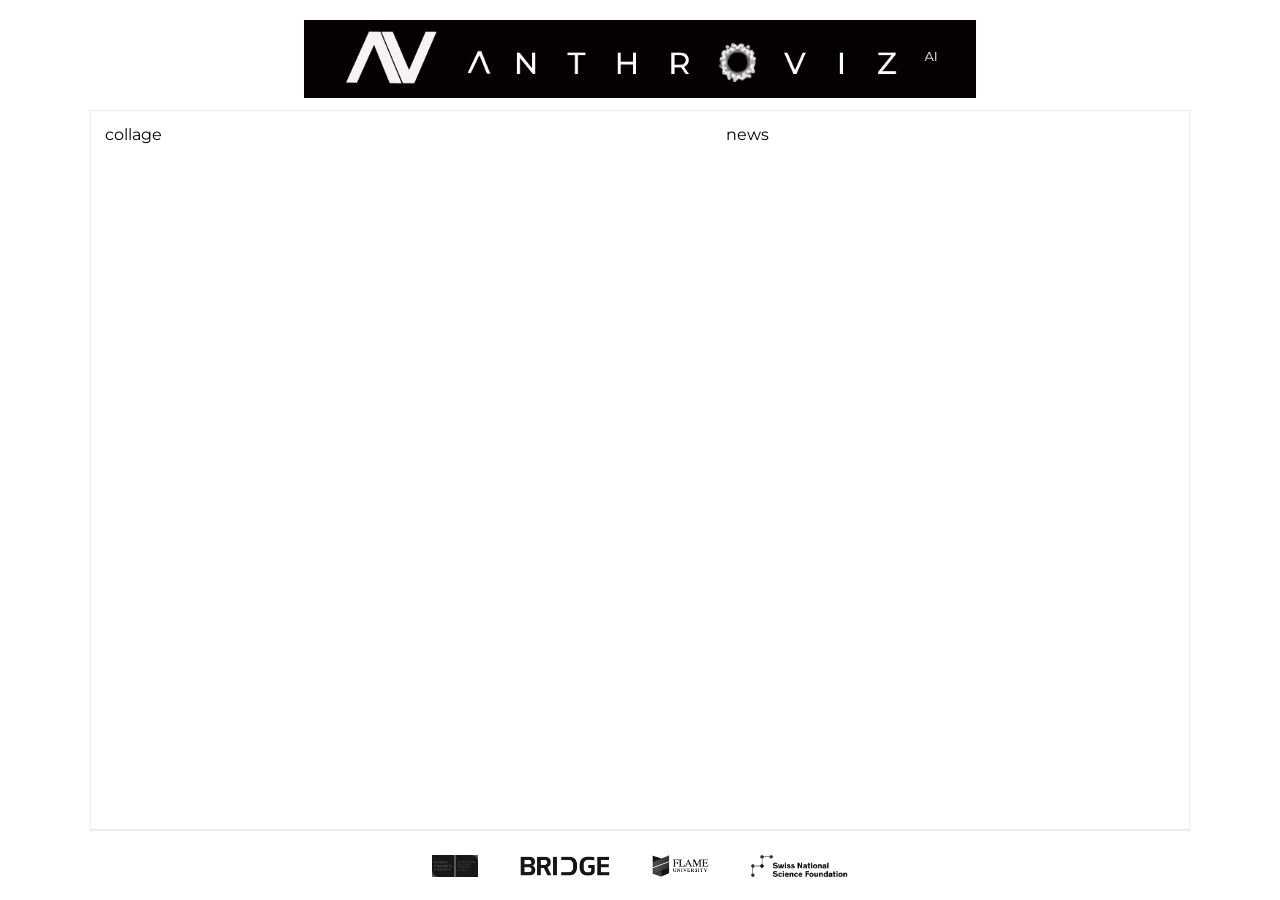
<file: index.html>
<!doctype html><html><head><meta name='viewport' content='width=device-width,initial-scale=1'><link href='https://fonts.googleapis.com/css2?family=Montserrat:wght@300;400;500&display=swap' rel='stylesheet'><style>body{margin:0;font-family:Montserrat;height:100vh;overflow:hidden}.wrap{width:min(86vw,1380px);height:100vh;margin:auto;display:grid;grid-template-rows:110px 1fr 70px}.hero{text-align:center;padding-top:20px}.hero img{height:78px}.frame{border:1px solid #ececec;padding:14px;display:grid;grid-template-columns:1.15fr .85fr;gap:14px;min-height:0}.title{font-size:22px;letter-spacing:-.04em}.summary{font-size:11px;line-height:1.5}.tile,.newsCard{padding:18px}.footer{display:flex;justify-content:center;gap:42px;align-items:center;border-top:1px solid #eee}.footer img{height:22px;filter:grayscale(1) brightness(.35)}@media(max-width:760px){body{overflow:auto;height:auto}.wrap{height:auto;grid-template-rows:auto}.footer{gap:18px;flex-wrap:wrap}}</style></head><body><div class='wrap'><div class='hero'><img src='assets/images/header_banner_bw_half.png'></div><div class='frame'><div>collage</div><div>news</div></div><footer class='footer'><img src='assets/logos/originals/logo_IRPS.png'><img src='assets/logos/bridge.png'><img src='assets/logos/flame.png'><img src='assets/logos/snsf.png'></footer></div></body></html>
</file>
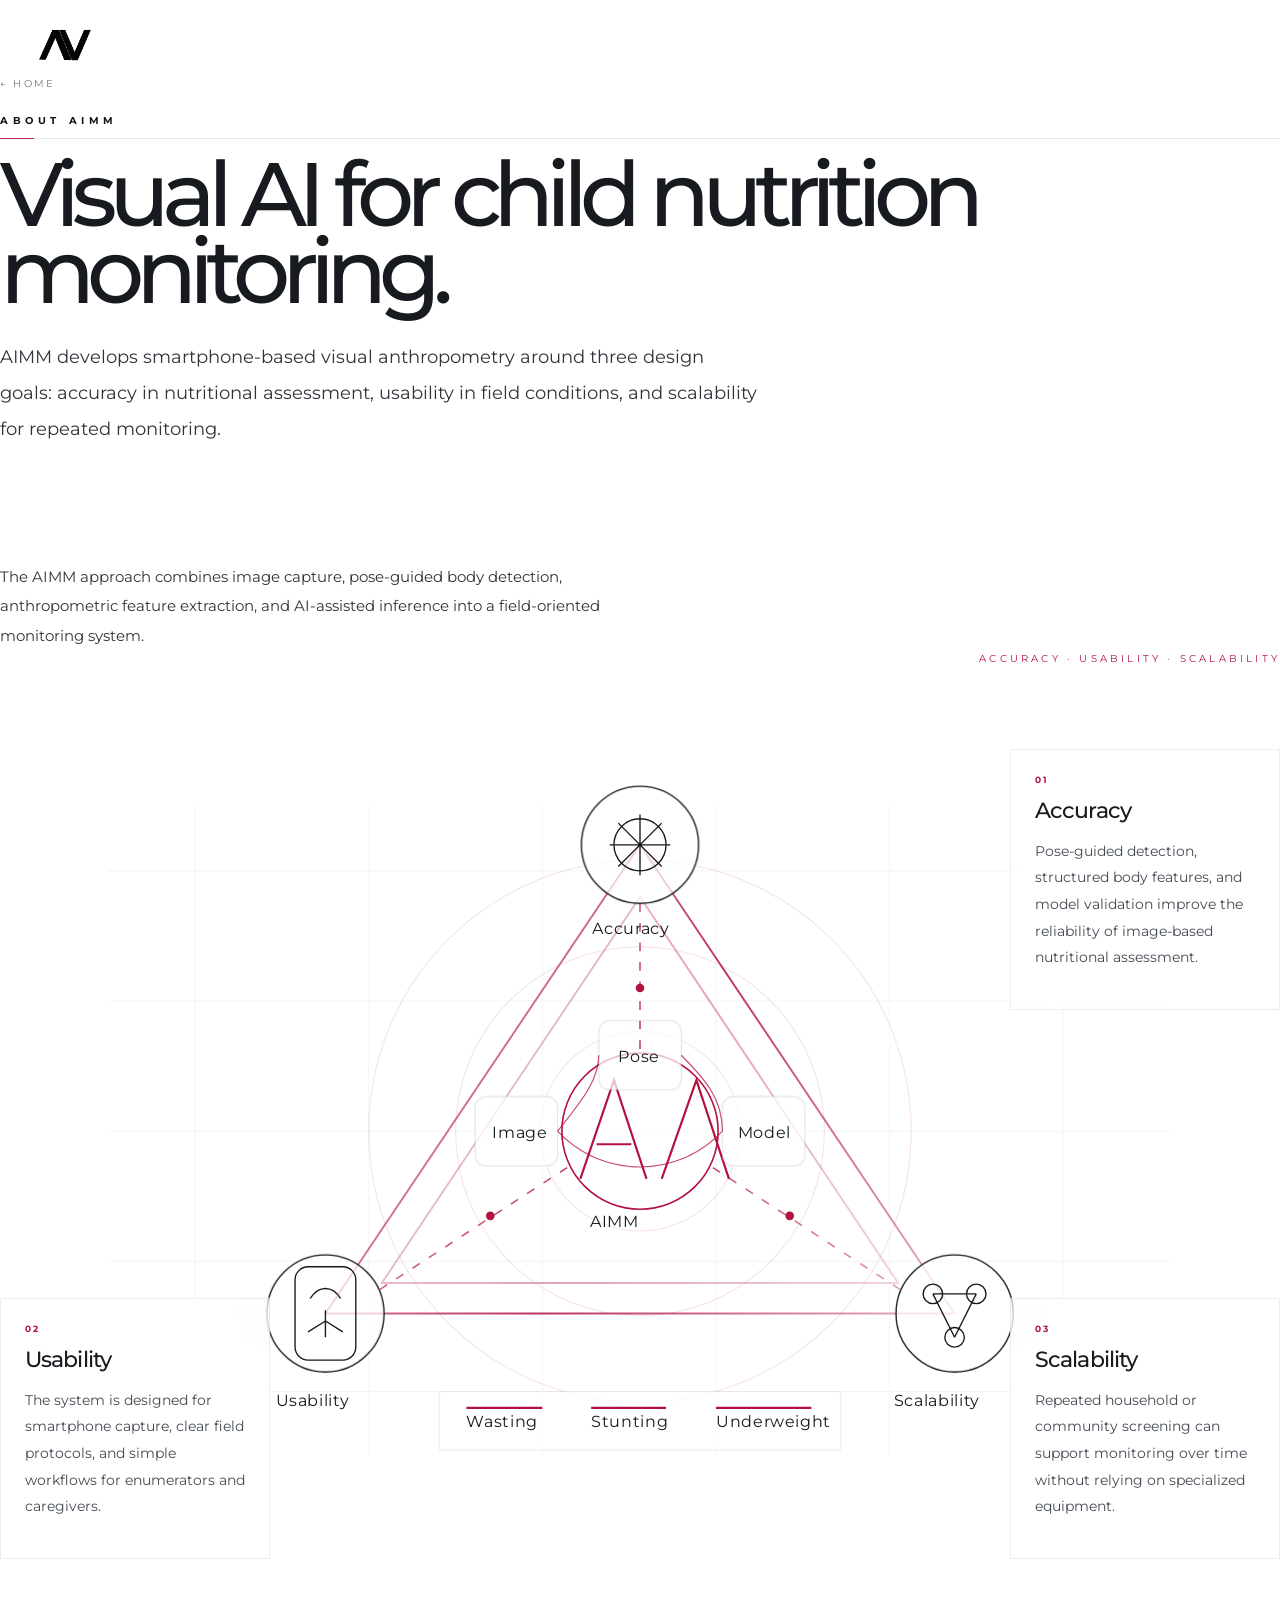
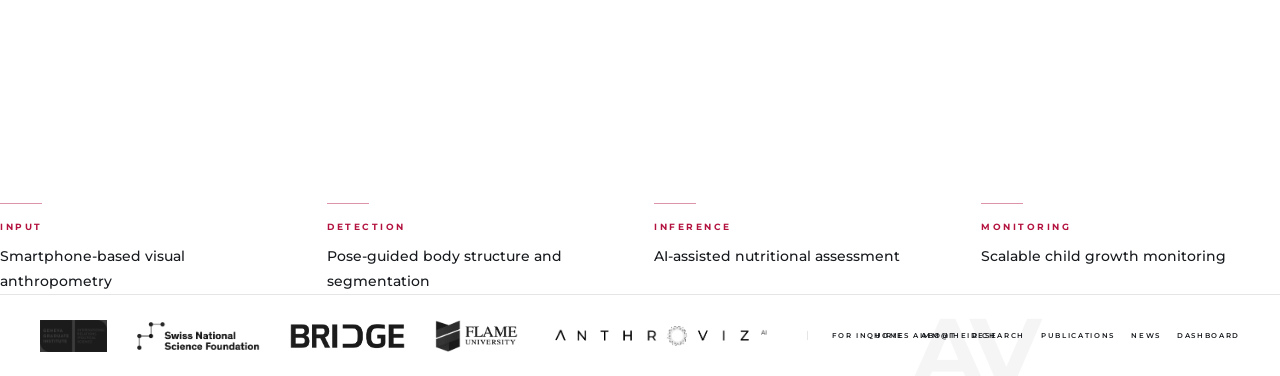
<file: about.html>
<!doctype html>
<html lang="en">
<head>
  <meta charset="utf-8">
  <meta name="viewport" content="width=device-width, initial-scale=1">
  <title>About — AIMM</title>
  <link rel="preconnect" href="https://fonts.googleapis.com">
  <link rel="preconnect" href="https://fonts.gstatic.com" crossorigin>
  <link href="https://fonts.googleapis.com/css2?family=Montserrat:wght@300;400;500;600;700&display=swap" rel="stylesheet">
  <link rel="stylesheet" href="assets/styles.css">
  <link rel="stylesheet" href="assets/about.css">
</head>
<body>
<div class="top-monogram"><a href="index.html"><img src="assets/logos/av-mono_bw@3x.png" alt="AnthroViz monogram"></a></div>
<main class="page about-page">
  <section class="about-hero" aria-labelledby="about-title">
    <a class="back-link" href="index.html">← Home</a>
    <div class="rail-title">About AIMM</div>
    <h1 id="about-title" class="about-page-title">Visual AI for child nutrition monitoring.</h1>
    <p class="about-page-intro">AIMM develops smartphone-based visual anthropometry around three design goals: accuracy in nutritional assessment, usability in field conditions, and scalability for repeated monitoring.</p>
  </section>

  <section class="about-system-section" aria-label="AIMM approach: accuracy, usability, scalability">
    <div class="about-system-copy">
      <p>The AIMM approach combines image capture, pose-guided body detection, anthropometric feature extraction, and AI-assisted inference into a field-oriented monitoring system.</p>
      <span>Accuracy · Usability · Scalability</span>
    </div>

    <div class="approach-system">
      <svg class="approach-svg" viewBox="0 0 1180 760" fill="none" xmlns="http://www.w3.org/2000/svg" role="img" aria-label="AIMM approach centered on accuracy, usability and scalability">
        <defs>
          <linearGradient id="axisMagenta" x1="190" y1="160" x2="990" y2="600" gradientUnits="userSpaceOnUse"><stop stop-color="#B3123F" stop-opacity=".12"/><stop offset=".5" stop-color="#B3123F" stop-opacity=".85"/><stop offset="1" stop-color="#B3123F" stop-opacity=".12"/></linearGradient>
        </defs>
        <g class="refined-grid"><path d="M100 140H1080M100 260H1080M100 380H1080M100 500H1080M100 620H1080M180 80V680M340 80V680M500 80V680M660 80V680M820 80V680M980 80V680"/></g>
        <g class="system-rings"><circle cx="590" cy="380" r="250"/><circle cx="590" cy="380" r="170"/><circle cx="590" cy="380" r="92"/></g>
        <path class="tri-axis" d="M590 116L880 548H300L590 116Z"/>
        <path class="tri-axis secondary" d="M590 164L828 520H352L590 164Z"/>

        <g class="pillar-node accuracy-node" tabindex="0"><circle cx="590" cy="116" r="54"/><circle cx="590" cy="116" r="24"/><path d="M562 116H618M590 88V144M570 96L610 136M610 96L570 136"/><text x="546" y="198">Accuracy</text></g>
        <g class="pillar-node usability-node" tabindex="0"><circle cx="300" cy="548" r="54"/><rect x="272" y="505" width="56" height="86" rx="12"/><path d="M286 534C294 522 306 522 314 534M300 545V570M300 555L284 565M300 555L316 565"/><text x="254" y="633">Usability</text></g>
        <g class="pillar-node scalability-node" tabindex="0"><circle cx="880" cy="548" r="54"/><circle cx="860" cy="530" r="9"/><circle cx="900" cy="530" r="9"/><circle cx="880" cy="570" r="9"/><path d="M860 530L900 530M860 530L880 570M900 530L880 570"/><text x="824" y="633">Scalability</text></g>

        <g class="core-system"><circle cx="590" cy="380" r="72"/><path class="core-monogram" d="M535 424L566 333L596 424M550 392H582M610 424L642 333L672 424"/><text x="544" y="468">AIMM</text></g>

        <g class="micro-pipeline">
          <rect x="438" y="348" width="76" height="64" rx="10"/><text x="454" y="386">Image</text>
          <rect x="552" y="278" width="76" height="64" rx="10"/><text x="570" y="316">Pose</text>
          <rect x="666" y="348" width="76" height="64" rx="10"/><text x="680" y="386">Model</text>
          <path d="M514 380C538 350 552 332 552 310M628 310C650 332 666 350 666 380M514 380C555 424 625 424 666 380"/>
        </g>

        <g class="data-signals"><path d="M590 170C590 245 590 285 590 308"/><path d="M350 526C418 482 477 443 530 409"/><path d="M830 526C762 482 703 443 650 409"/><circle cx="590" cy="248" r="4"/><circle cx="452" cy="458" r="4"/><circle cx="728" cy="458" r="4"/></g>

        <g class="output-strip"><rect x="405" y="620" width="370" height="54" rx="2"/><text x="430" y="653">Wasting</text><text x="545" y="653">Stunting</text><text x="660" y="653">Underweight</text><path d="M430 635H500M545 635H614M660 635H748"/></g>
      </svg>

      <div class="pillar-card accuracy-card"><span>01</span><h2>Accuracy</h2><p>Pose-guided detection, structured body features, and model validation improve the reliability of image-based nutritional assessment.</p></div>
      <div class="pillar-card usability-card"><span>02</span><h2>Usability</h2><p>The system is designed for smartphone capture, clear field protocols, and simple workflows for enumerators and caregivers.</p></div>
      <div class="pillar-card scalability-card"><span>03</span><h2>Scalability</h2><p>Repeated household or community screening can support monitoring over time without relying on specialized equipment.</p></div>
    </div>
  </section>

  <section class="about-principles refined-principles" aria-label="AIMM technical foundations">
    <div class="principle"><span>Input</span><strong>Smartphone-based visual anthropometry</strong></div>
    <div class="principle"><span>Detection</span><strong>Pose-guided body structure and segmentation</strong></div>
    <div class="principle"><span>Inference</span><strong>AI-assisted nutritional assessment</strong></div>
    <div class="principle"><span>Monitoring</span><strong>Scalable child growth monitoring</strong></div>
  </section>
</main>
<footer class="site-footer"><div class="footer-partners"><img src="assets/logos/geneva.png" alt="Geneva Graduate Institute"><img src="assets/logos/snsf.png" alt="Swiss National Science Foundation"><img src="assets/logos/bridge.png" alt="BRIDGE Programme"><img src="assets/logos/flame.png" alt="FLAME University"><img class="footer-av" src="assets/logos/av-banner_bw@3x.png" alt="AnthroViz AI"></div><div class="footer-identity"><div class="footer-note">For inquiries <a href="mailto:aimm@iheid.ch">aimm@iheid.ch</a></div></div><nav class="footer-links"><a href="index.html">Home</a><a href="about.html">About</a><a href="project.html">Research</a><a href="publications.html">Publications</a><a href="updates.html">News</a><a href="dashboard.html">Dashboard</a></nav></footer>
</body>
</html>
</file>
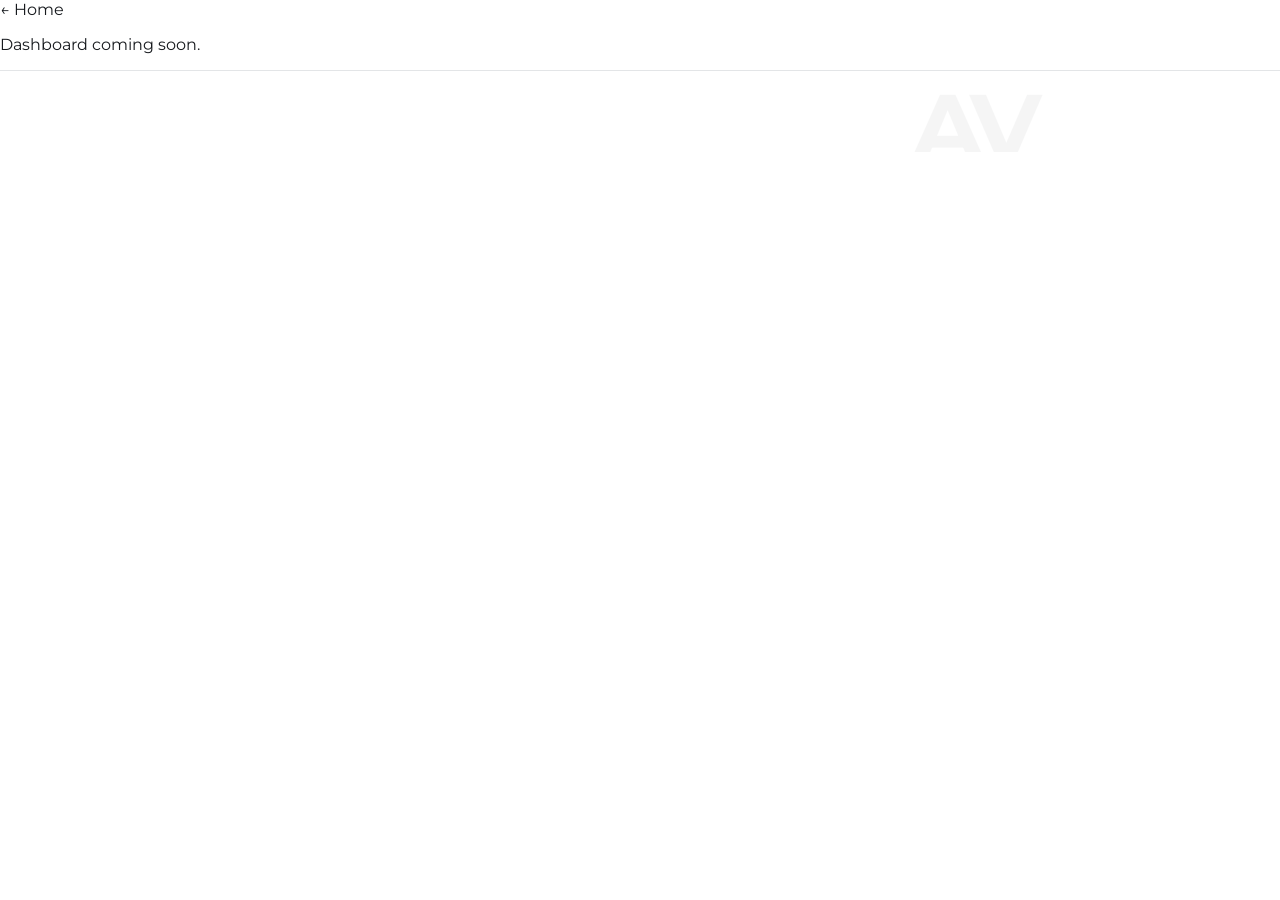
<file: dashboard.html>
<!doctype html><html lang="en"><head><meta charset="utf-8"><meta name="viewport" content="width=device-width, initial-scale=1"><title>AIMM Dashboard</title><link rel="preconnect" href="https://fonts.googleapis.com"><link rel="preconnect" href="https://fonts.gstatic.com" crossorigin><link href="https://fonts.googleapis.com/css2?family=Montserrat:wght@300;400;500;600;700&display=swap" rel="stylesheet"><link rel="stylesheet" href="assets/styles.css"></head><body><main class="page"><a class="back-link" href="index.html">← Home</a><div class="placeholder-note"><p>Dashboard coming soon.</p></div></main><footer class="site-footer"><div class="footer-label"><img src="assets/logos/AV_mono@2x.png" alt="AnthroViz AI"></div><div class="footer-note">For inquiries <a href="mailto:aimm@iheid.ch">aimm@iheid.ch</a></div><div class="footer-links"><a href="index.html">Home</a><a href="about.html">About</a><a href="project.html">Research</a><a href="publications.html">Publications</a><a href="updates.html">News</a><a href="dashboard.html">Dashboard</a></div></footer></body></html>
</file>
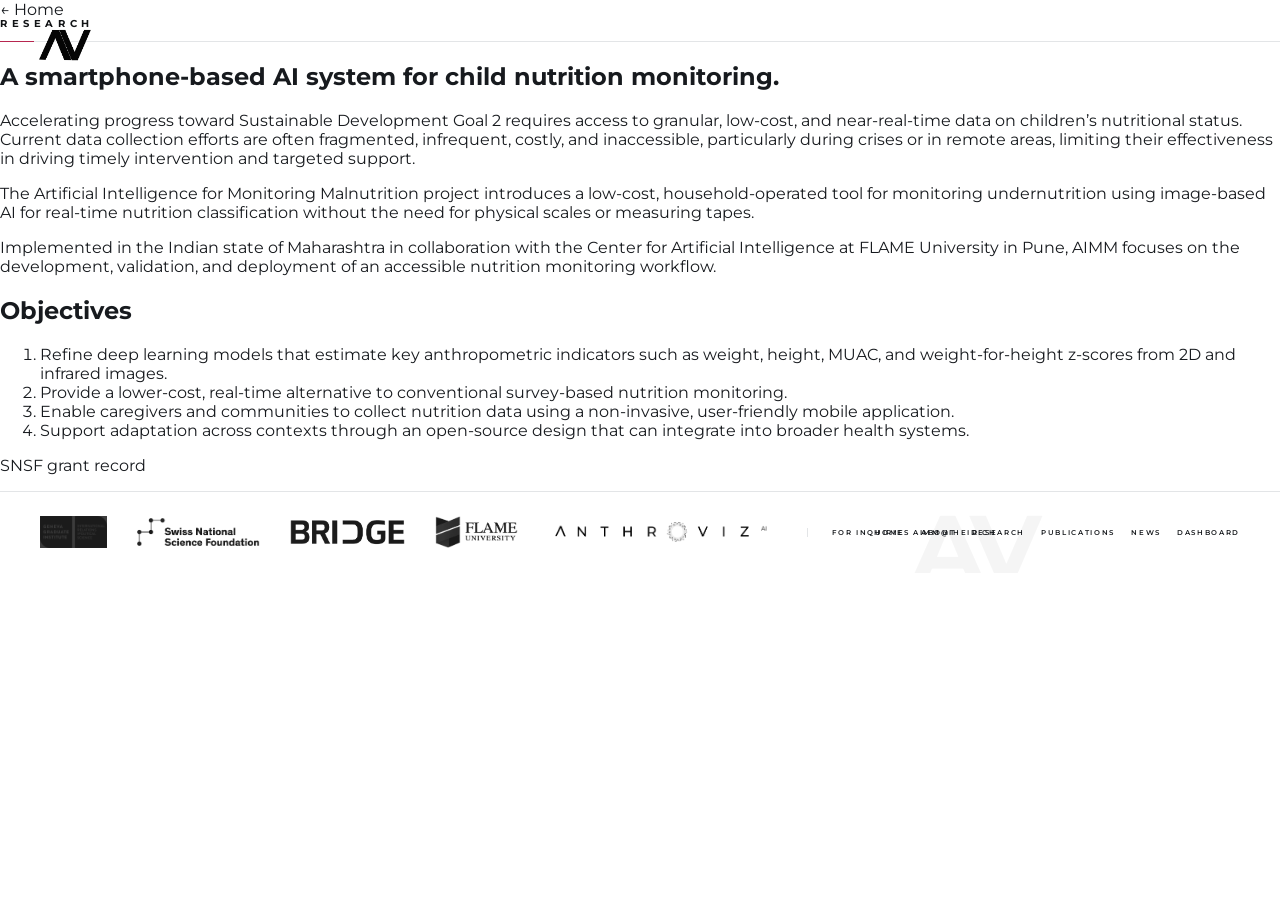
<file: project.html>
<!doctype html><html lang="en"><head><meta charset="utf-8"><meta name="viewport" content="width=device-width, initial-scale=1"><title>AIMM Research</title><link rel="preconnect" href="https://fonts.googleapis.com"><link rel="preconnect" href="https://fonts.gstatic.com" crossorigin><link href="https://fonts.googleapis.com/css2?family=Montserrat:wght@300;400;500;600;700&display=swap" rel="stylesheet"><link rel="stylesheet" href="assets/styles.css"></head><body><div class="top-monogram"><a href="index.html"><img src="assets/logos/av-mono_bw@3x.png" alt="AnthroViz monogram"></a></div><main class="page"><section class="about-hero" aria-labelledby="research-title"><a class="back-link" href="index.html">← Home</a><div class="rail-title">Research</div><h1 id="research-title" class="about-page-title">A smartphone-based AI system for child nutrition monitoring.</h1></section><div class="content-wrap text-block"><p>Accelerating progress toward Sustainable Development Goal 2 requires access to granular, low-cost, and near-real-time data on children’s nutritional status. Current data collection efforts are often fragmented, infrequent, costly, and inaccessible, particularly during crises or in remote areas, limiting their effectiveness in driving timely intervention and targeted support.</p><p>The Artificial Intelligence for Monitoring Malnutrition project introduces a low-cost, household-operated tool for monitoring undernutrition using image-based AI for real-time nutrition classification without the need for physical scales or measuring tapes.</p><p>Implemented in the Indian state of Maharashtra in collaboration with the Center for Artificial Intelligence at FLAME University in Pune, AIMM focuses on the development, validation, and deployment of an accessible nutrition monitoring workflow.</p><h2>Objectives</h2><ol><li>Refine deep learning models that estimate key anthropometric indicators such as weight, height, MUAC, and weight-for-height z-scores from 2D and infrared images.</li><li>Provide a lower-cost, real-time alternative to conventional survey-based nutrition monitoring.</li><li>Enable caregivers and communities to collect nutrition data using a non-invasive, user-friendly mobile application.</li><li>Support adaptation across contexts through an open-source design that can integrate into broader health systems.</li></ol><p><a href="https://data.snf.ch/grants/grant/237083">SNSF grant record</a></p></div></main><footer class="site-footer"><div class="footer-partners"><img src="assets/logos/geneva.png" alt="Geneva Graduate Institute"><img src="assets/logos/snsf.png" alt="Swiss National Science Foundation"><img src="assets/logos/bridge.png" alt="BRIDGE Programme"><img src="assets/logos/flame.png" alt="FLAME University"><img class="footer-av" src="assets/logos/av-banner_bw@3x.png" alt="AnthroViz AI"></div><div class="footer-identity"><div class="footer-note">For inquiries <a href="mailto:aimm@iheid.ch">aimm@iheid.ch</a></div></div><nav class="footer-links"><a href="index.html">Home</a><a href="about.html">About</a><a href="project.html">Research</a><a href="publications.html">Publications</a><a href="updates.html">News</a><a href="dashboard.html">Dashboard</a></nav></footer></body></html>
</file>
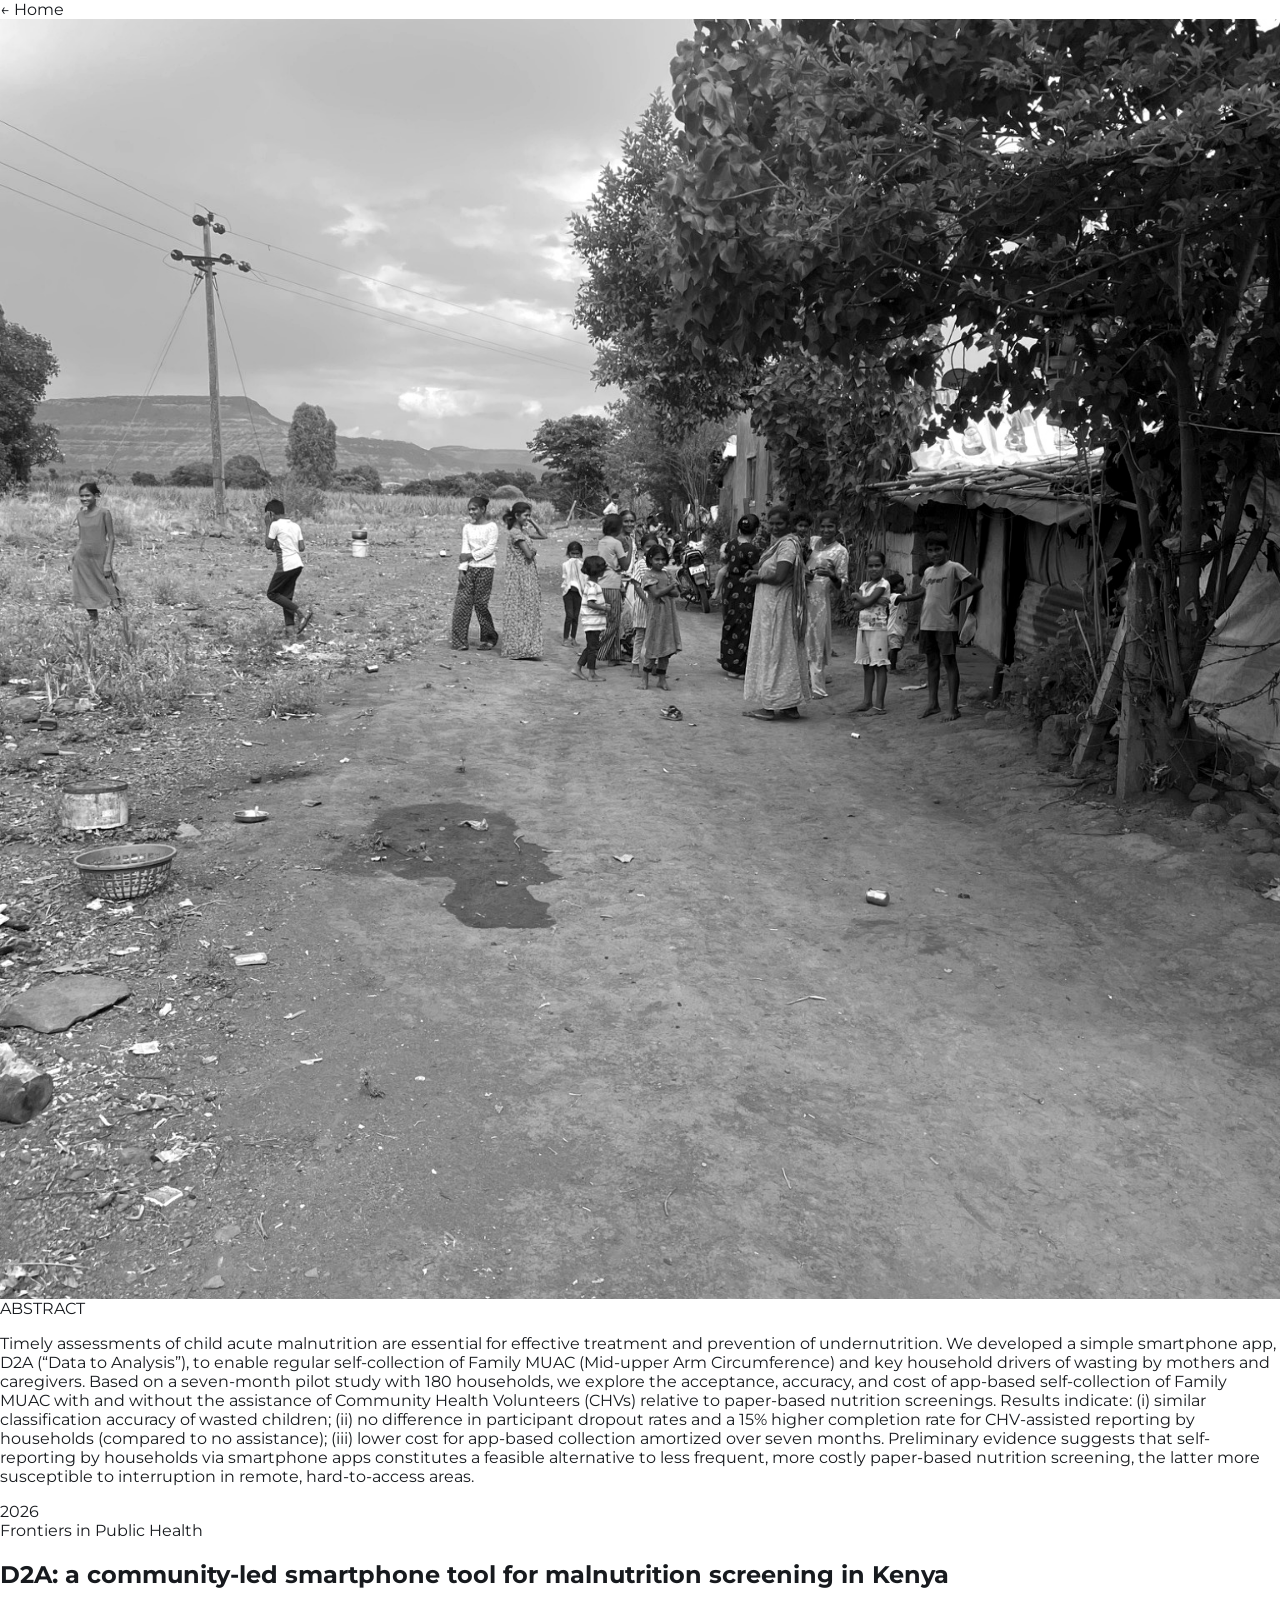
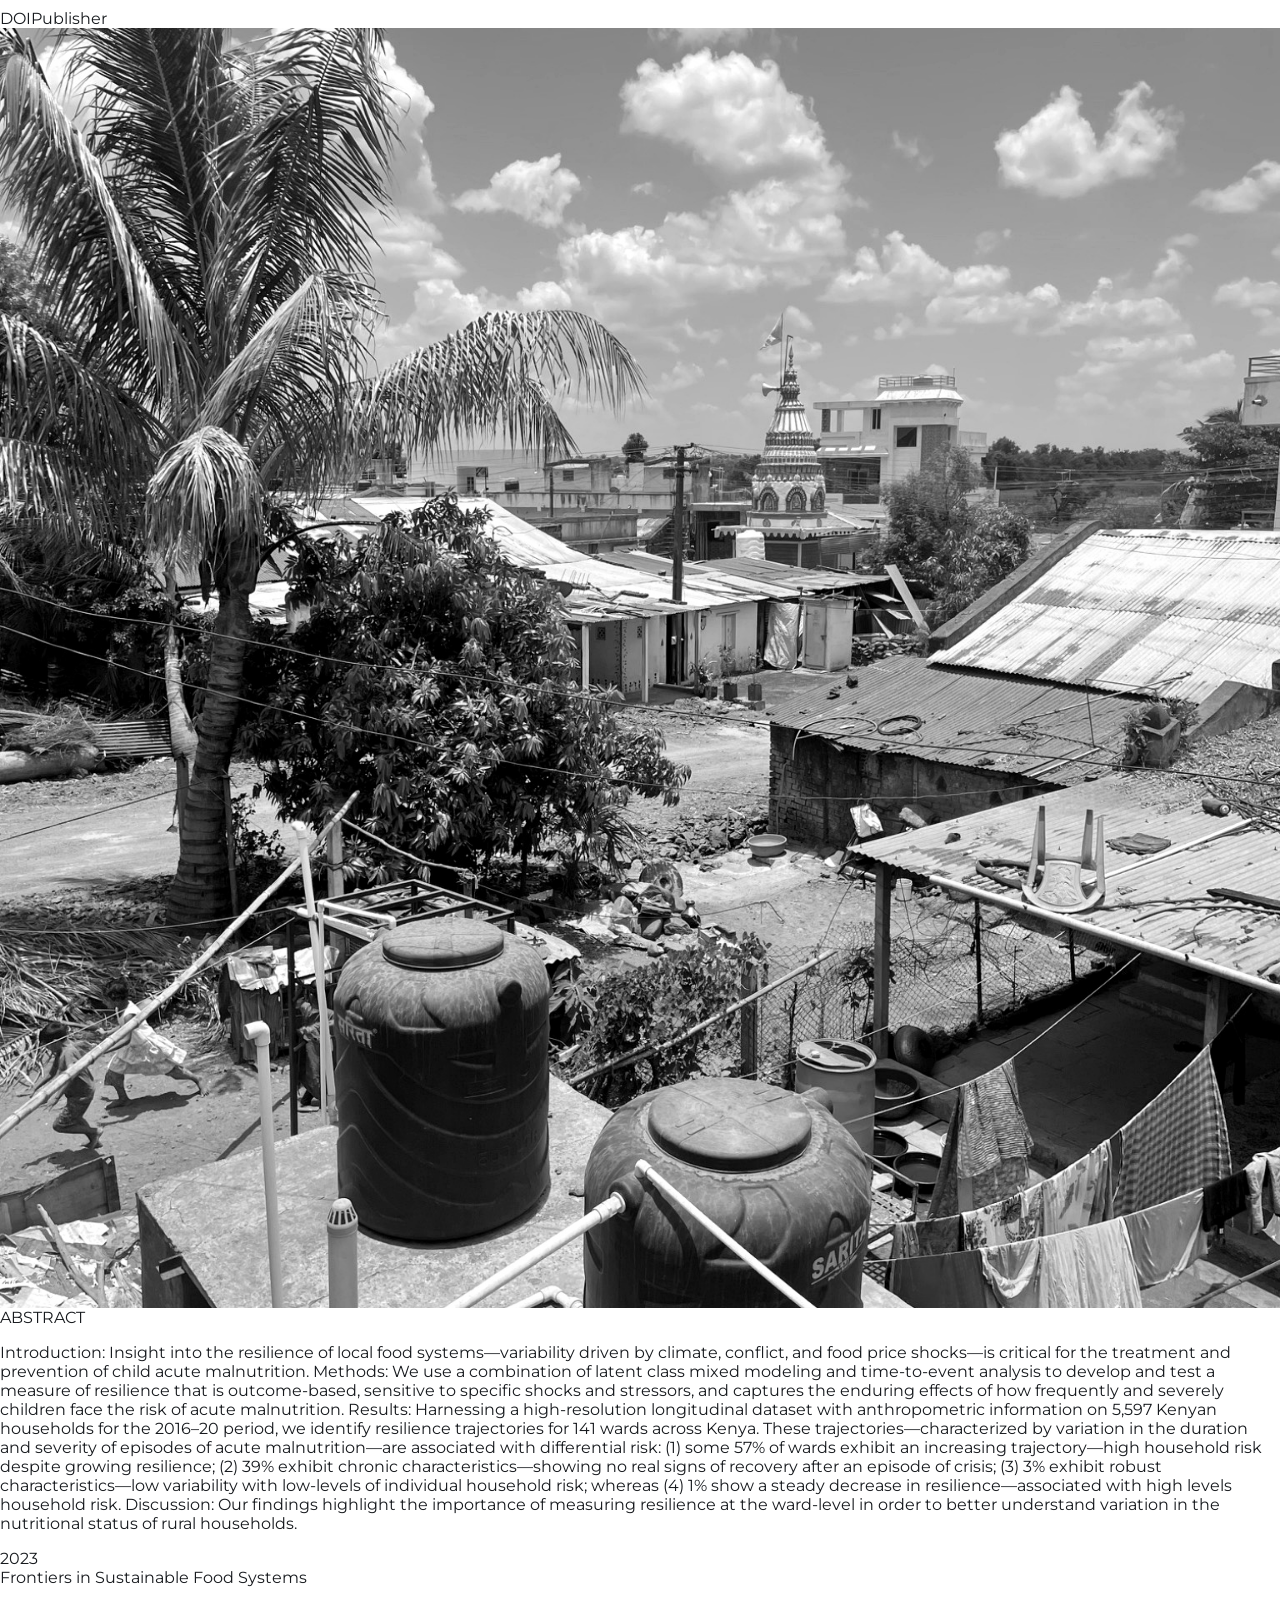
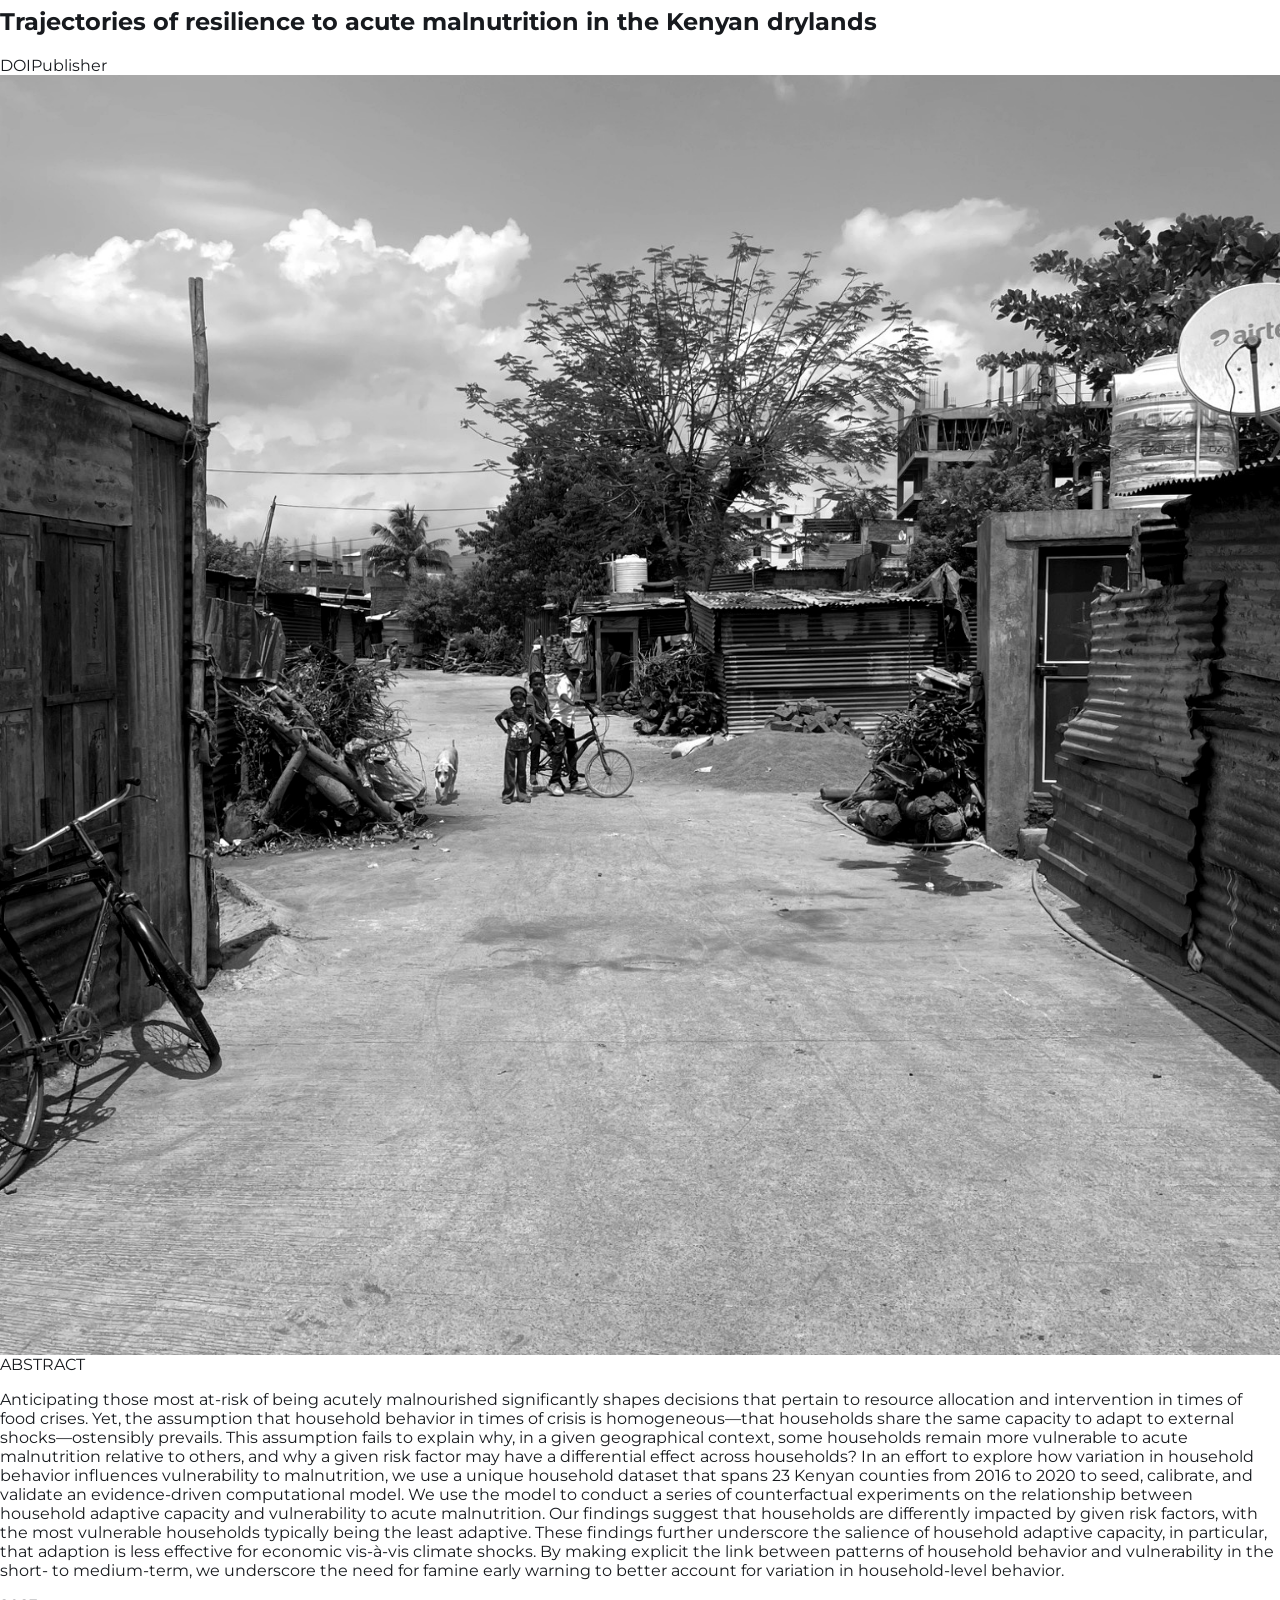
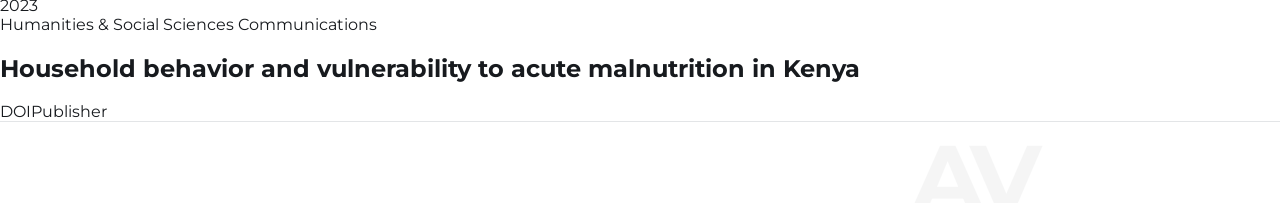
<file: publications.html>
<!doctype html><html lang="en"><head><meta charset="utf-8"><meta name="viewport" content="width=device-width, initial-scale=1"><title>AIMM Publications</title><link rel="preconnect" href="https://fonts.googleapis.com"><link rel="preconnect" href="https://fonts.gstatic.com" crossorigin><link href="https://fonts.googleapis.com/css2?family=Montserrat:wght@300;400;500;600;700&display=swap" rel="stylesheet"><link rel="stylesheet" href="assets/styles.css"></head><body><main class="page publications-page editorial-publications"><a class="back-link" href="index.html">← Home</a><section class="publication-magazine-grid compact-publications"><article class="publication-card"><a class="publication-cover" href="https://doi.org/10.3389/fpubh.2025.1695850"><img src="assets/news/image_09.jpg" alt="D2A publication cover"><div class="publication-hover"><div><div class="abstract-label">ABSTRACT</div><p>Timely assessments of child acute malnutrition are essential for effective treatment and prevention of undernutrition. We developed a simple smartphone app, D2A (“Data to Analysis”), to enable regular self-collection of Family MUAC (Mid-upper Arm Circumference) and key household drivers of wasting by mothers and caregivers. Based on a seven-month pilot study with 180 households, we explore the acceptance, accuracy, and cost of app-based self-collection of Family MUAC with and without the assistance of Community Health Volunteers (CHVs) relative to paper-based nutrition screenings. Results indicate: (i) similar classification accuracy of wasted children; (ii) no difference in participant dropout rates and a 15% higher completion rate for CHV-assisted reporting by households (compared to no assistance); (iii) lower cost for app-based collection amortized over seven months. Preliminary evidence suggests that self-reporting by households via smartphone apps constitutes a feasible alternative to less frequent, more costly paper-based nutrition screening, the latter more susceptible to interruption in remote, hard-to-access areas.</p></div></div></a><div class="publication-caption"><div class="publication-year-large">2026</div><div class="journal-mark">Frontiers in Public Health</div><h2>D2A: a community-led smartphone tool for malnutrition screening in Kenya</h2><div class="pub-links"><a href="https://doi.org/10.3389/fpubh.2025.1695850">DOI</a><a href="https://www.frontiersin.org/journals/public-health/articles/10.3389/fpubh.2025.1695850/full">Publisher</a></div></div></article><article class="publication-card"><a class="publication-cover" href="https://doi.org/10.3389/fsufs.2023.1091346"><img src="assets/news/image_04.jpg" alt="Resilience publication cover"><div class="publication-hover"><div><div class="abstract-label">ABSTRACT</div><p>Introduction: Insight into the resilience of local food systems—variability driven by climate, conflict, and food price shocks—is critical for the treatment and prevention of child acute malnutrition. Methods: We use a combination of latent class mixed modeling and time-to-event analysis to develop and test a measure of resilience that is outcome-based, sensitive to specific shocks and stressors, and captures the enduring effects of how frequently and severely children face the risk of acute malnutrition. Results: Harnessing a high-resolution longitudinal dataset with anthropometric information on 5,597 Kenyan households for the 2016–20 period, we identify resilience trajectories for 141 wards across Kenya. These trajectories—characterized by variation in the duration and severity of episodes of acute malnutrition—are associated with differential risk: (1) some 57% of wards exhibit an increasing trajectory—high household risk despite growing resilience; (2) 39% exhibit chronic characteristics—showing no real signs of recovery after an episode of crisis; (3) 3% exhibit robust characteristics—low variability with low-levels of individual household risk; whereas (4) 1% show a steady decrease in resilience—associated with high levels household risk. Discussion: Our findings highlight the importance of measuring resilience at the ward-level in order to better understand variation in the nutritional status of rural households.</p></div></div></a><div class="publication-caption"><div class="publication-year-large">2023</div><div class="journal-mark">Frontiers in Sustainable Food Systems</div><h2>Trajectories of resilience to acute malnutrition in the Kenyan drylands</h2><div class="pub-links"><a href="https://doi.org/10.3389/fsufs.2023.1091346">DOI</a><a href="https://www.frontiersin.org/journals/sustainable-food-systems/articles/10.3389/fsufs.2023.1091346/full">Publisher</a></div></div></article><article class="publication-card"><a class="publication-cover" href="https://doi.org/10.1038/s41599-023-01547-8"><img src="assets/news/image_06.jpg" alt="Household behavior publication cover"><div class="publication-hover"><div><div class="abstract-label">ABSTRACT</div><p>Anticipating those most at-risk of being acutely malnourished significantly shapes decisions that pertain to resource allocation and intervention in times of food crises. Yet, the assumption that household behavior in times of crisis is homogeneous—that households share the same capacity to adapt to external shocks—ostensibly prevails. This assumption fails to explain why, in a given geographical context, some households remain more vulnerable to acute malnutrition relative to others, and why a given risk factor may have a differential effect across households? In an effort to explore how variation in household behavior influences vulnerability to malnutrition, we use a unique household dataset that spans 23 Kenyan counties from 2016 to 2020 to seed, calibrate, and validate an evidence-driven computational model. We use the model to conduct a series of counterfactual experiments on the relationship between household adaptive capacity and vulnerability to acute malnutrition. Our findings suggest that households are differently impacted by given risk factors, with the most vulnerable households typically being the least adaptive. These findings further underscore the salience of household adaptive capacity, in particular, that adaption is less effective for economic vis-à-vis climate shocks. By making explicit the link between patterns of household behavior and vulnerability in the short- to medium-term, we underscore the need for famine early warning to better account for variation in household-level behavior.</p></div></div></a><div class="publication-caption"><div class="publication-year-large">2023</div><div class="journal-mark">Humanities &amp; Social Sciences Communications</div><h2>Household behavior and vulnerability to acute malnutrition in Kenya</h2><div class="pub-links"><a href="https://doi.org/10.1038/s41599-023-01547-8">DOI</a><a href="https://www.nature.com/articles/s41599-023-01547-8">Publisher</a></div></div></article></section></main><footer class="site-footer"><div class="footer-label"><img src="assets/logos/AV_mono@2x.png" alt="AnthroViz AI"></div><div class="footer-note">For inquiries <a href="mailto:aimm@iheid.ch">aimm@iheid.ch</a></div><div class="footer-links"><a href="index.html">Home</a><a href="about.html">About</a><a href="project.html">Research</a><a href="publications.html">Publications</a><a href="updates.html">News</a><a href="dashboard.html">Dashboard</a></div></footer></body></html>
</file>
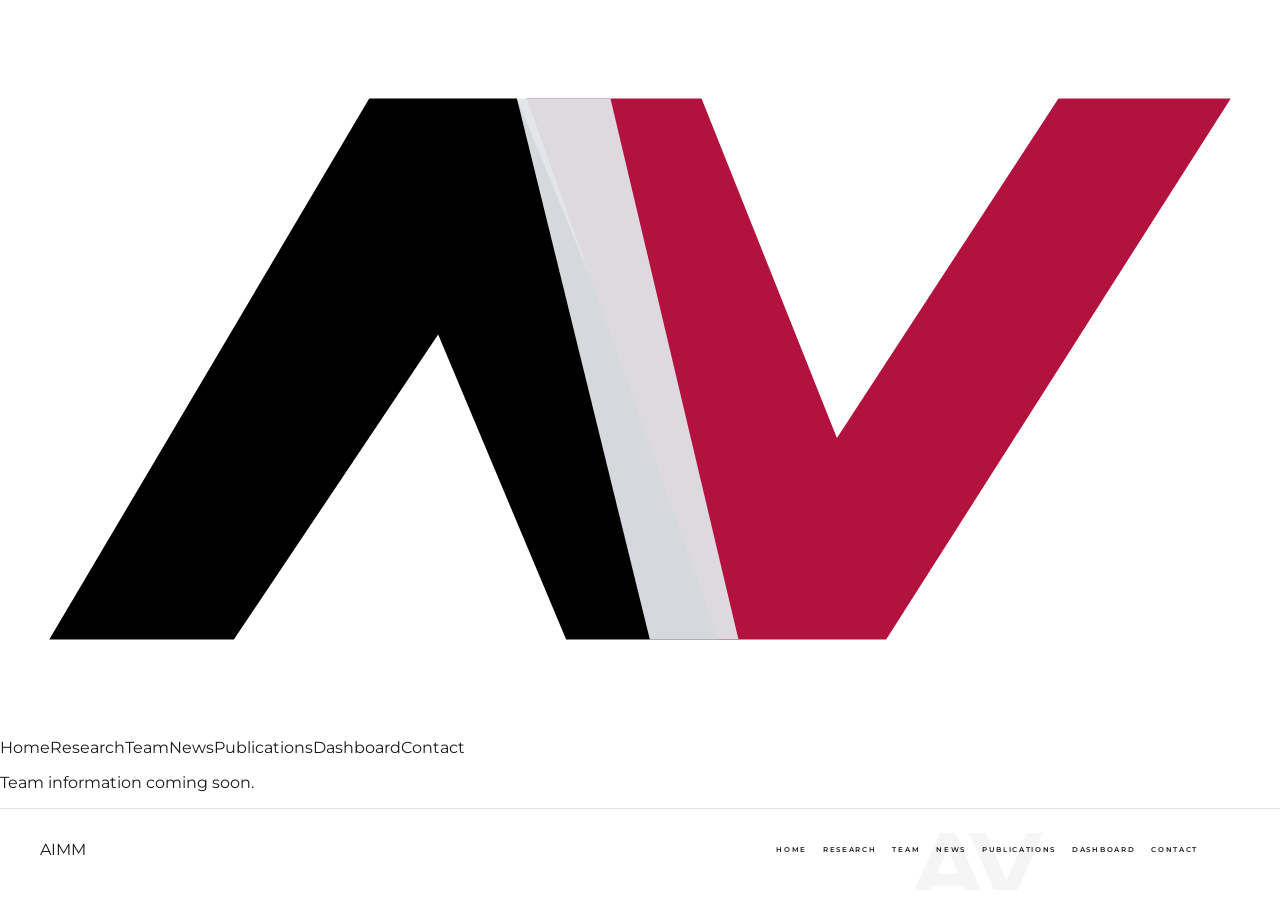
<file: team.html>
<!doctype html><html lang="en"><head><meta charset="utf-8"><meta name="viewport" content="width=device-width, initial-scale=1"><title>AIMM Team</title><link rel="preconnect" href="https://fonts.googleapis.com"><link rel="preconnect" href="https://fonts.gstatic.com" crossorigin><link href="https://fonts.googleapis.com/css2?family=Montserrat:wght@300;400;500;600;700&display=swap" rel="stylesheet"><link rel="stylesheet" href="assets/styles.css"></head><body><header class="site-header"><div class="nav-wrap"><a class="brand" href="index.html"><img src="assets/logos/AV_mono.svg" alt="AnthroViz AI" class="brand-logo mono-logo"></a><nav class="site-nav"><a href="index.html">Home</a><a href="project.html">Research</a><a href="team.html" class="active">Team</a><a href="updates.html">News</a><a href="publications.html">Publications</a><a href="dashboard.html">Dashboard</a><a href="contact.html">Contact</a></nav></div></header><main class="page"><div class="placeholder-note"><p>Team information coming soon.</p></div></main><footer class="site-footer"><div class="footer-label">AIMM</div><div class="footer-links"><a href="index.html">Home</a><a href="project.html">Research</a><a href="team.html">Team</a><a href="updates.html">News</a><a href="publications.html">Publications</a><a href="dashboard.html">Dashboard</a><a href="contact.html">Contact</a></div></footer></body></html>
</file>
<file: assets/styles.css>
/* AnthroViz refined landing system */
:root{
  --bg:#FFFFFF;
  --panel:#FBFBFA;
  --panel-quiet:#F6F7F7;
  --silver:#D8DDE2;
  --silver-line:#E3E5E7;
  --silver-deep:#AEB5BA;
  --ink:#111315;
  --text:#171A1E;
  --muted:#747A80;
  --primary:#B3123F;
  --primary-soft:#E11D48;
  --dark:#0D0D0D;
  --gutter:40px;
  --footer-h:82px;
}
*{box-sizing:border-box}
html,body{height:100%;scroll-behavior:smooth}
body{
  margin:0;
  background:#fff;
  color:var(--text);
  font-family:'Montserrat',sans-serif;
  overflow:hidden;
  -webkit-font-smoothing:antialiased;
  text-rendering:optimizeLegibility;
  display:flex;
  flex-direction:column;
}
a{text-decoration:none;color:inherit}
img{display:block;max-width:100%}

.top-monogram{position:fixed;top:18px;left:24px;z-index:100}
.top-monogram img{width:82px;height:auto;opacity:.98;filter:grayscale(100%) contrast(1.1)}

.landing-page{
  width:100vw;
  flex:1 1 auto;
  min-height:0;
  padding:8px var(--gutter) 0;
  display:flex;
  flex-direction:column;
  justify-content:flex-start;
  overflow:hidden;
  position:relative;
  background:#fff;
}
.landing-page::before{
  content:'';
  position:absolute;
  inset:6% 15% auto auto;
  width:44vw;
  height:44vw;
  background:url('../assets/logos/av-o_bw.svg') center/contain no-repeat;
  opacity:.028;
  pointer-events:none;
  z-index:0;
  filter:grayscale(100%);
}
.landing-page::after{
  content:'';
  position:absolute;
  left:calc(var(--gutter) + 260px);
  right:calc(var(--gutter) + 20px);
  top:31vh;
  height:1px;
  background:linear-gradient(90deg,transparent,var(--silver-line),transparent);
  opacity:.8;
  pointer-events:none;
}
.system-noise,.silhouette-band{display:none}

.landing-composition{
  position:relative;
  z-index:2;
  flex:1 1 auto;
  min-height:0;
  display:grid;
  grid-template-columns:285px minmax(0,1fr);
  grid-template-rows:auto 1fr;
  column-gap:68px;
  row-gap:16px;
  align-items:start;
  padding:0 4px 0;
}
.center-logo-stage{
  grid-column:1/-1;
  position:relative;
  z-index:3;
  display:flex;
  align-items:flex-start;
  justify-content:center;
  padding-top:0;
}
.center-logo-stage img{
  width:min(52vw,1010px);
  max-height:22.5vh;
  object-fit:contain;
  filter:grayscale(100%) contrast(1.08);
}

/* shared editorial rails */
.landing-news-panel,.landing-sections-panel{position:relative;z-index:4;display:flex;flex-direction:column}
.rail-title{
  position:relative;
  font-size:10px;
  line-height:1;
  letter-spacing:.46em;
  text-transform:uppercase;
  font-weight:700;
  color:var(--ink);
  padding-bottom:12px;
  border-bottom:1px solid var(--silver-line);
  margin-bottom:16px;
}
.rail-title::after{
  content:'';
  position:absolute;
  left:0;
  bottom:-1px;
  width:34px;
  height:1px;
  background:var(--primary);
  opacity:.9;
}

/* news: editorial rail */
.landing-news-panel{
  display:grid;
  grid-template-columns:1fr;
  grid-template-rows:auto 1.12fr .96fr .96fr 1.08fr;
  gap:12px;
  align-content:stretch;
  height:100%;
  max-height:calc(100vh - var(--footer-h) - 25vh);
}
.landing-news-panel .news-card{min-height:0}

.visual-card{
  position:relative;
  display:flex;
  flex-direction:column;
  gap:0;
  background:var(--panel);
  overflow:hidden;
  border:1px solid rgba(17,19,21,.08);
  transition:transform .28s ease,color .28s ease,border-color .28s ease,background .28s ease;
}
.visual-card::before{
  content:'';
  position:absolute;
  inset:10px;
  border:1px solid rgba(255,255,255,.52);
  opacity:.42;
  z-index:3;
  pointer-events:none;
}
.visual-card::after{
  content:'';
  position:absolute;
  left:12px;
  top:12px;
  width:22px;
  height:1px;
  background:var(--primary);
  opacity:0;
  z-index:6;
  transition:opacity .28s ease,width .28s ease;
}
.visual-card:hover{
  transform:translateY(-2px);
  color:var(--primary);
  border-color:rgba(179,18,63,.45);
  background:#fff;
}
.visual-card:hover::after{opacity:1;width:42px}

.visual-card figure{
  aspect-ratio:1/1;
  overflow:hidden;
  margin:0;
  position:relative;
  background:#F5F5F5;
  isolation:isolate;
  min-height:0;
}
.visual-card figure::before{
  content:'';
  position:absolute;
  inset:0;
  background:var(--primary);
  mix-blend-mode:color;
  opacity:0;
  z-index:2;
  transition:opacity .28s ease;
}
.visual-card:hover figure::before{opacity:1}
.visual-card figure::after{
  content:'';
  position:absolute;
  inset:0;
  background:linear-gradient(180deg,rgba(0,0,0,.08),rgba(0,0,0,.62));
  opacity:.82;
  z-index:3;
  transition:opacity .28s ease,background .28s ease;
}
.visual-card:hover figure::after{
  background:linear-gradient(180deg,rgba(179,18,63,.08),rgba(179,18,63,.74));
  opacity:.9;
}
.visual-card img{
  width:100%;
  height:100%;
  object-fit:cover;
  filter:grayscale(100%) contrast(1.04) brightness(.96);
  transition:filter .4s ease,transform .4s ease;
  position:relative;
  z-index:1;
}
.visual-card:hover img{
  filter:grayscale(100%) invert(1) contrast(1.08) brightness(.98);
  transform:scale(1.025);
}

.news-card{position:relative;background:#101113}
.news-card figure{height:100%;aspect-ratio:auto}
.news-card figcaption{
  position:absolute;
  inset:auto 0 0 0;
  padding:42px 15px 15px;
  background:linear-gradient(180deg,rgba(179,18,63,0),rgba(179,18,63,.94));
  display:flex;
  flex-direction:column;
  justify-content:flex-end;
  gap:8px;
  color:#fff;
  z-index:5;
  opacity:0;
  transition:opacity .28s ease;
}
.news-card:hover figcaption{opacity:1}
.news-card figcaption p{
  margin:0;
  font-size:9.5px;
  line-height:1.52;
  font-weight:400;
  max-width:24em;
}
.news-card figcaption em{
  font-style:normal;
  font-size:7px;
  letter-spacing:.28em;
  text-transform:uppercase;
  font-weight:700;
}
.news-card span{
  position:absolute;
  left:14px;
  top:12px;
  z-index:4;
  font-size:7px;
  letter-spacing:.28em;
  text-transform:uppercase;
  font-weight:700;
  color:#fff;
  text-shadow:0 1px 6px rgba(0,0,0,.55);
}
.news-card strong{
  position:absolute;
  left:14px;
  bottom:14px;
  z-index:4;
  color:#F0F1F2;
  font-size:11px;
  letter-spacing:.22em;
  text-transform:uppercase;
  font-weight:700;
  line-height:1.25;
  text-shadow:0 1px 7px rgba(0,0,0,.62);
}

/* sections: research panels rather than generic cards */
.landing-sections-panel{position:relative}
.landing-sections-panel::before{
  content:'';
  position:absolute;
  inset:50% auto auto 50%;
  transform:translate(-50%,-50%);
  width:210px;
  height:210px;
  background:url('../assets/logos/av-mono_bw@3x.png') center/contain no-repeat;
  opacity:.045;
  pointer-events:none;
  z-index:1;
}
.landing-sections-panel::after{
  content:'';
  position:absolute;
  right:8%;
  top:4%;
  width:260px;
  height:260px;
  background:url('../assets/logos/av-o_bw.svg') center/contain no-repeat;
  opacity:.036;
  pointer-events:none;
  z-index:1;
}
.compact-section-grid{
  position:relative;
  z-index:2;
  display:grid;
  grid-template-columns:1fr 1.08fr 1fr;
  grid-auto-rows:minmax(112px,17vh);
  gap:26px 32px;
  align-items:stretch;
}
.section-card{
  position:relative;
  background:#FBFBFA;
  box-shadow:0 0 0 1px rgba(255,255,255,.9) inset;
}
.section-card:nth-child(1){grid-column:1;grid-row:1;width:88%}
.section-card:nth-child(2){grid-column:2/span 2;grid-row:1;transform:translateY(12px) scale(.94)}
.section-card:nth-child(3){grid-column:1/span 2;grid-row:2;transform:translateX(12px) scale(.93)}
.section-card:nth-child(4){grid-column:3;grid-row:2;transform:translateY(-8px) scale(.88)}
.section-card:nth-child(5){grid-column:2;grid-row:3;width:84%;justify-self:center;transform:translateY(-4px) scale(.84)}
.section-card:hover:nth-child(2){transform:translateY(8px) scale(.94)}
.section-card:hover:nth-child(3){transform:translate(12px,-2px) scale(.93)}
.section-card:hover:nth-child(4){transform:translateY(-12px) scale(.88)}
.section-card:hover:nth-child(5){transform:translateY(-8px) scale(.84)}
.section-card strong{
  position:absolute;
  left:16px;
  bottom:16px;
  color:#F0F1F2;
  font-size:12px;
  letter-spacing:.34em;
  text-transform:uppercase;
  font-weight:700;
  line-height:1.1;
  text-shadow:0 2px 8px rgba(0,0,0,.62);
  z-index:4;
}
.section-card strong::before{
  content:'0' counter(section);
  counter-increment:section;
}
.compact-section-grid{counter-reset:section}
.section-card strong::before{
  display:block;
  color:rgba(255,255,255,.76);
  font-size:7px;
  letter-spacing:.3em;
  font-weight:700;
  margin-bottom:8px;
}

/* architectural footer */
.site-footer{
  height:var(--footer-h);
  flex:0 0 var(--footer-h);
  padding:0 var(--gutter);
  border-top:1px solid var(--silver-line);
  display:grid;
  grid-template-columns:minmax(430px,auto) 1fr auto;
  align-items:center;
  gap:42px;
  background:#fff;
  position:relative;
  z-index:30;
  overflow:hidden;
}
.site-footer::before{
  content:'AV';
  position:absolute;
  right:calc(var(--gutter) + 210px);
  bottom:-34px;
  font-size:96px;
  letter-spacing:-.12em;
  font-weight:700;
  color:#111315;
  opacity:.035;
  pointer-events:none;
}
.footer-identity{
  display:flex;
  align-items:center;
  justify-content:flex-start;
  gap:10px;
  min-width:0;
  color:var(--text);
  border-left:1px solid var(--silver-line);
  padding-left:24px;
}
.footer-note,.footer-links a{
  font-size:7px;
  letter-spacing:.24em;
  text-transform:uppercase;
  font-weight:600;
  white-space:nowrap;
  color:var(--text);
}
.footer-partners{
  display:grid;
  grid-template-columns:repeat(5,auto);
  align-items:center;
  justify-content:start;
  column-gap:30px;
}
.footer-partners img{
  max-height:28px;
  height:28px;
  width:auto;
  object-fit:contain;
  opacity:.9;
  filter:grayscale(100%) brightness(.18) contrast(1.08);
}
.footer-partners img:first-child,.footer-partners img:nth-child(4){max-height:32px;height:32px}
.footer-av{
  max-height:28px!important;
  height:28px!important;
  opacity:1!important;
  filter:grayscale(100%) brightness(.10) contrast(1.08)!important;
  margin-left:2px;
}
.footer-links{
  display:flex;
  gap:16px;
  flex-wrap:wrap;
  justify-content:flex-end;
}
.footer-links a:hover,.footer-note a:hover{color:var(--primary)}

@media(max-width:1200px){
  body{overflow:auto;display:block}
  .landing-page{height:auto;min-height:100vh;overflow:visible}
  .landing-page::before,.landing-page::after{display:none}
  .landing-composition{display:flex;flex-direction:column;gap:28px}
  .center-logo-stage img{width:88vw;max-height:none}
  .landing-news-panel{grid-template-columns:1fr 1fr;grid-template-rows:auto auto auto;height:auto;max-height:none}
  .compact-section-grid{grid-template-columns:1fr 1fr}
  .landing-sections-panel::before,.landing-sections-panel::after{display:none}
  .site-footer{height:auto;padding:22px 18px;display:flex;flex-direction:column;gap:18px}
  .site-footer::before{display:none}
  .footer-identity{border-left:0;padding-left:0}
  .footer-partners{display:flex;flex-wrap:wrap;justify-content:center}
  .news-card figure{aspect-ratio:1/1;height:auto}
}
@media(max-width:760px){
  :root{--gutter:18px}
  .top-monogram{top:12px;left:14px}
  .top-monogram img{width:50px}
  .landing-news-panel{grid-template-columns:1fr 1fr}
  .compact-section-grid{grid-template-columns:1fr 1fr;gap:12px}
  .section-card:nth-child(n){grid-column:auto;grid-row:auto;transform:none;width:auto}
  .section-card:hover:nth-child(n){transform:translateY(-2px)}
  .section-card strong{font-size:10px;letter-spacing:.24em;left:12px;bottom:12px}
  .footer-links{gap:10px;flex-wrap:wrap;justify-content:center}
  .footer-identity{flex-direction:column;gap:6px}
  .footer-partners{gap:18px}
  .footer-partners img,.footer-av{height:24px!important;max-height:24px!important}
  .news-card figcaption p{font-size:10px}
}

/* Dedicated mobile interface layer */
@media(max-width:640px){
  :root{--gutter:16px;--footer-h:auto}
  html,body{height:auto;min-height:100%;overflow-x:hidden}
  body{display:block;overflow-x:hidden;background:#fff}

  .top-monogram{
    position:fixed;
    top:10px;
    left:12px;
    width:46px;
    height:46px;
    display:flex;
    align-items:center;
    justify-content:center;
    background:rgba(255,255,255,.92);
    border:1px solid var(--silver-line);
    z-index:200;
    backdrop-filter:blur(8px);
  }
  .top-monogram img{width:31px;height:auto;opacity:1}

  .landing-page{
    width:100%;
    min-height:auto;
    padding:70px var(--gutter) 22px;
    display:block;
    overflow:visible;
  }
  .landing-page::before,.landing-page::after{display:none!important}
  .landing-composition{
    display:flex;
    flex-direction:column;
    gap:28px;
    padding:0;
  }
  .center-logo-stage{
    justify-content:flex-start;
    padding:0;
    border-bottom:1px solid var(--silver-line);
    padding-bottom:24px;
  }
  .center-logo-stage img{
    width:min(100%,420px);
    max-height:none;
  }

  .rail-title{
    font-size:9px;
    letter-spacing:.34em;
    padding-bottom:10px;
    margin-bottom:12px;
  }

  .landing-news-panel{
    display:grid;
    grid-template-columns:1fr;
    grid-template-rows:auto;
    gap:12px;
    height:auto;
    max-height:none;
  }
  .landing-news-panel .rail-title{grid-column:1}
  .news-card{min-height:210px}
  .news-card figure{height:210px;aspect-ratio:auto}
  .news-card figcaption{
    opacity:1;
    background:linear-gradient(180deg,rgba(0,0,0,0),rgba(17,19,21,.74));
    padding:54px 14px 14px;
  }
  .news-card figcaption p{font-size:10px;line-height:1.5;display:none}
  .news-card strong{font-size:11px;letter-spacing:.18em;bottom:16px;left:14px;max-width:88%}
  .news-card span{font-size:7px;left:14px;top:13px}

  .compact-section-grid{
    display:grid;
    grid-template-columns:1fr;
    grid-auto-rows:auto;
    gap:12px;
  }
  .section-card:nth-child(n){
    grid-column:auto;
    grid-row:auto;
    width:100%;
    transform:none!important;
    min-height:122px;
  }
  .section-card figure{height:122px;aspect-ratio:auto}
  .section-card strong{
    font-size:11px;
    letter-spacing:.24em;
    left:14px;
    bottom:14px;
  }
  .visual-card,
  .visual-card:hover{
    transform:none;
    border-color:rgba(17,19,21,.1);
  }
  .visual-card:hover img{
    transform:none;
    filter:grayscale(100%) contrast(1.04) brightness(.96);
  }
  .visual-card:hover figure::before{opacity:0}

  .page{
    width:100%;
    min-height:auto;
    padding:76px var(--gutter) 30px!important;
    overflow:visible;
  }
  .about-hero{
    padding:0 0 24px!important;
    margin:0 0 22px!important;
    border-bottom:1px solid var(--silver-line);
  }
  .back-link{
    display:inline-flex!important;
    align-items:center;
    min-height:34px;
    padding:0 12px;
    margin:0 0 22px!important;
    border:1px solid var(--silver-line);
    background:#fff;
    color:var(--ink)!important;
    font-size:8px!important;
    letter-spacing:.28em!important;
    text-transform:uppercase;
    font-weight:700;
  }
  .about-page-title,
  .page h1{
    font-size:clamp(28px,10vw,44px)!important;
    line-height:.98!important;
    letter-spacing:-.055em!important;
    max-width:9.5em;
    margin:16px 0 14px!important;
  }
  .about-page-intro,
  .content-wrap p,
  .text-block p,
  .placeholder-note p{
    font-size:14px!important;
    line-height:1.72!important;
  }
  .content-wrap,
  .text-block{
    width:100%!important;
    max-width:none!important;
    padding:0!important;
    margin:0!important;
  }
  .content-wrap h2,
  .text-block h2{
    font-size:12px!important;
    letter-spacing:.28em!important;
    text-transform:uppercase;
    margin-top:34px!important;
  }
  .content-wrap ol,
  .text-block ol{
    padding-left:20px;
    font-size:13px;
    line-height:1.65;
  }

  .publication-magazine-grid,
  .compact-publications{
    display:grid!important;
    grid-template-columns:1fr!important;
    gap:28px!important;
    padding:0!important;
  }
  .publication-card{
    width:100%!important;
    margin:0!important;
  }
  .publication-cover{
    display:block;
    width:100%;
    aspect-ratio:1/1;
    overflow:hidden;
  }
  .publication-cover img{width:100%;height:100%;object-fit:cover;filter:grayscale(100%)}
  .publication-hover{display:none!important}
  .publication-caption{padding:14px 0 0!important}
  .publication-year-large{font-size:11px!important;letter-spacing:.26em!important;color:var(--primary)}
  .journal-mark{font-size:8px!important;letter-spacing:.24em!important;text-transform:uppercase;color:var(--muted)}
  .publication-caption h2{font-size:20px!important;line-height:1.15!important;margin:8px 0 12px!important}
  .pub-links{display:flex;gap:10px;flex-wrap:wrap}
  .pub-links a{font-size:8px;letter-spacing:.24em;text-transform:uppercase;border-bottom:1px solid var(--primary);padding-bottom:3px}

  .news-carousel{
    width:100%!important;
    padding:0!important;
    overflow:visible!important;
  }
  .news-carousel-window{overflow:visible!important;width:100%!important}
  .news-carousel-track{
    display:grid!important;
    grid-template-columns:1fr!important;
    gap:28px!important;
    transform:none!important;
  }
  .news-carousel-zone{display:none!important}
  .news-tile .publication-cover{aspect-ratio:1/1}

  .placeholder-note{
    min-height:42vh;
    display:flex;
    align-items:center;
    justify-content:flex-start;
    border-top:1px solid var(--silver-line);
    border-bottom:1px solid var(--silver-line);
  }

  .site-footer{
    height:auto!important;
    min-height:0;
    padding:22px var(--gutter) 28px!important;
    display:flex!important;
    flex-direction:column;
    align-items:flex-start!important;
    gap:18px!important;
    border-top:1px solid var(--silver-line);
    overflow:visible;
  }
  .site-footer::before{display:none!important}
  .footer-partners{
    display:grid!important;
    grid-template-columns:repeat(2,minmax(0,auto));
    align-items:center;
    justify-content:start!important;
    gap:16px 22px!important;
    width:100%;
  }
  .footer-partners img,
  .footer-partners img:first-child,
  .footer-partners img:nth-child(4),
  .footer-av{
    height:22px!important;
    max-height:22px!important;
    width:auto!important;
    filter:grayscale(100%) brightness(.18) contrast(1.08)!important;
  }
  .footer-av{grid-column:1/-1;height:24px!important;max-height:24px!important;margin-top:2px}
  .footer-identity{
    padding:14px 0 0!important;
    border-left:0!important;
    border-top:1px solid var(--silver-line);
    width:100%;
  }
  .footer-note{font-size:7px!important;letter-spacing:.22em!important;white-space:normal!important;line-height:1.6}
  .footer-links{
    display:grid!important;
    grid-template-columns:repeat(2,auto);
    justify-content:start!important;
    gap:10px 18px!important;
    width:100%;
  }
  .footer-links a{font-size:8px!important;letter-spacing:.22em!important;white-space:normal!important}
}
</file>
<file: assets/about.css>
.about-page{padding-top:72px}.about-hero{margin-bottom:100px}.back-link{display:inline-block;margin-bottom:26px;font-size:10px;letter-spacing:.22em;text-transform:uppercase;color:var(--muted)}.back-link:hover{color:var(--primary)}.about-page-title{max-width:1080px;font-size:clamp(56px,7vw,118px);line-height:.86;letter-spacing:-.09em;font-weight:500;margin:0 0 30px}.about-page-intro{max-width:760px;font-size:18px;line-height:2;color:#30343A}.about-system-section{padding-bottom:120px}.about-system-copy{display:flex;justify-content:space-between;align-items:end;gap:40px;margin-bottom:54px}.about-system-copy p{max-width:680px;font-size:15px;line-height:1.95;color:#30343A}.about-system-copy span{font-size:10px;letter-spacing:.32em;text-transform:uppercase;color:var(--primary)}.approach-system{position:relative;min-height:920px}.approach-svg{width:100%;height:auto;display:block}.refined-grid path{stroke:rgba(23,26,30,.045);stroke-width:1}.system-rings circle{stroke:rgba(179,18,63,.12);stroke-width:1;fill:none}.tri-axis{stroke:url(#axisMagenta);stroke-width:1.8;fill:none}.tri-axis.secondary{opacity:.45}.pillar-node circle,.pillar-node rect,.pillar-node path,.pillar-node line{stroke:#16191D;stroke-width:1.25;fill:none;transition:all .45s ease}.pillar-node text,.core-system text,.micro-pipeline text,.output-strip text{fill:#16191D;font-size:15px;letter-spacing:.04em}.pillar-node:hover circle,.pillar-node:hover rect,.pillar-node:hover path,.pillar-node:focus circle,.pillar-node:focus rect,.pillar-node:focus path{stroke:#B3123F}.accuracy-node circle:nth-child(1),.usability-node circle:nth-child(1),.scalability-node circle:nth-child(1){fill:rgba(255,255,255,.7);backdrop-filter:blur(10px)}.core-system circle{stroke:#B3123F;stroke-width:1.5;fill:rgba(255,255,255,.78)}.core-monogram{stroke:#B3123F!important;stroke-width:2}.micro-pipeline rect{stroke:rgba(23,26,30,.12);fill:rgba(255,255,255,.72);backdrop-filter:blur(10px)}.micro-pipeline path{stroke:#B3123F;stroke-width:1.1;fill:none;opacity:.75}.data-signals path{stroke:url(#axisMagenta);stroke-width:1.5;fill:none;stroke-dasharray:8 10;animation:signalMove 18s linear infinite}.data-signals circle{fill:#B3123F;animation:breathe 4s ease-in-out infinite}.output-strip rect{fill:rgba(255,255,255,.72);stroke:rgba(23,26,30,.08)}.output-strip path{stroke:#B3123F;stroke-width:2}.pillar-card{position:absolute;width:270px;padding:24px;background:rgba(255,255,255,.58);border:1px solid rgba(23,26,30,.08);backdrop-filter:blur(18px)}.pillar-card span{display:block;margin-bottom:12px;font-size:9px;letter-spacing:.24em;text-transform:uppercase;color:#B3123F;font-weight:700}.pillar-card h2{margin:0 0 14px;font-size:22px;letter-spacing:-.04em;font-weight:500}.pillar-card p{font-size:14px;line-height:1.9;color:#444A53}.accuracy-card{top:30px;right:0}.usability-card{bottom:80px;left:0}.scalability-card{bottom:80px;right:0}.refined-principles{display:grid;grid-template-columns:repeat(4,minmax(0,1fr));gap:28px;padding-top:44px;border-top:1px solid var(--rule)}.principle{padding-top:18px;position:relative}.principle:before{content:"";position:absolute;top:0;left:0;width:42px;height:1px;background:rgba(179,18,63,.45)}.principle span{display:block;margin-bottom:12px;font-size:9px;letter-spacing:.28em;text-transform:uppercase;color:#B3123F;font-weight:700}.principle strong{font-size:14px;line-height:1.8;font-weight:500}@keyframes signalMove{0%{stroke-dashoffset:0}100%{stroke-dashoffset:-400}}@keyframes breathe{0%,100%{opacity:.35}50%{opacity:1}}@media(max-width:1180px){.approach-system{min-height:auto;display:flex;flex-direction:column}.pillar-card{position:relative;top:auto!important;left:auto!important;right:auto!important;bottom:auto!important;width:100%;margin-top:18px;background:transparent;backdrop-filter:none}.refined-principles{grid-template-columns:repeat(2,minmax(0,1fr))}}@media(max-width:760px){.about-page{padding-top:34px}.about-page-title{font-size:clamp(42px,14vw,72px)}.about-page-intro{font-size:16px;line-height:1.9}.about-system-copy{display:block;margin-bottom:28px}.about-system-copy span{display:block;margin-top:16px}.approach-system{gap:12px}.approach-svg{margin-bottom:10px}.pillar-card{padding:18px 0;border:0;border-top:1px solid rgba(23,26,30,.08)}.refined-principles{grid-template-columns:1fr;gap:18px}.data-signals path,.data-signals circle{animation:none}}
</file>
